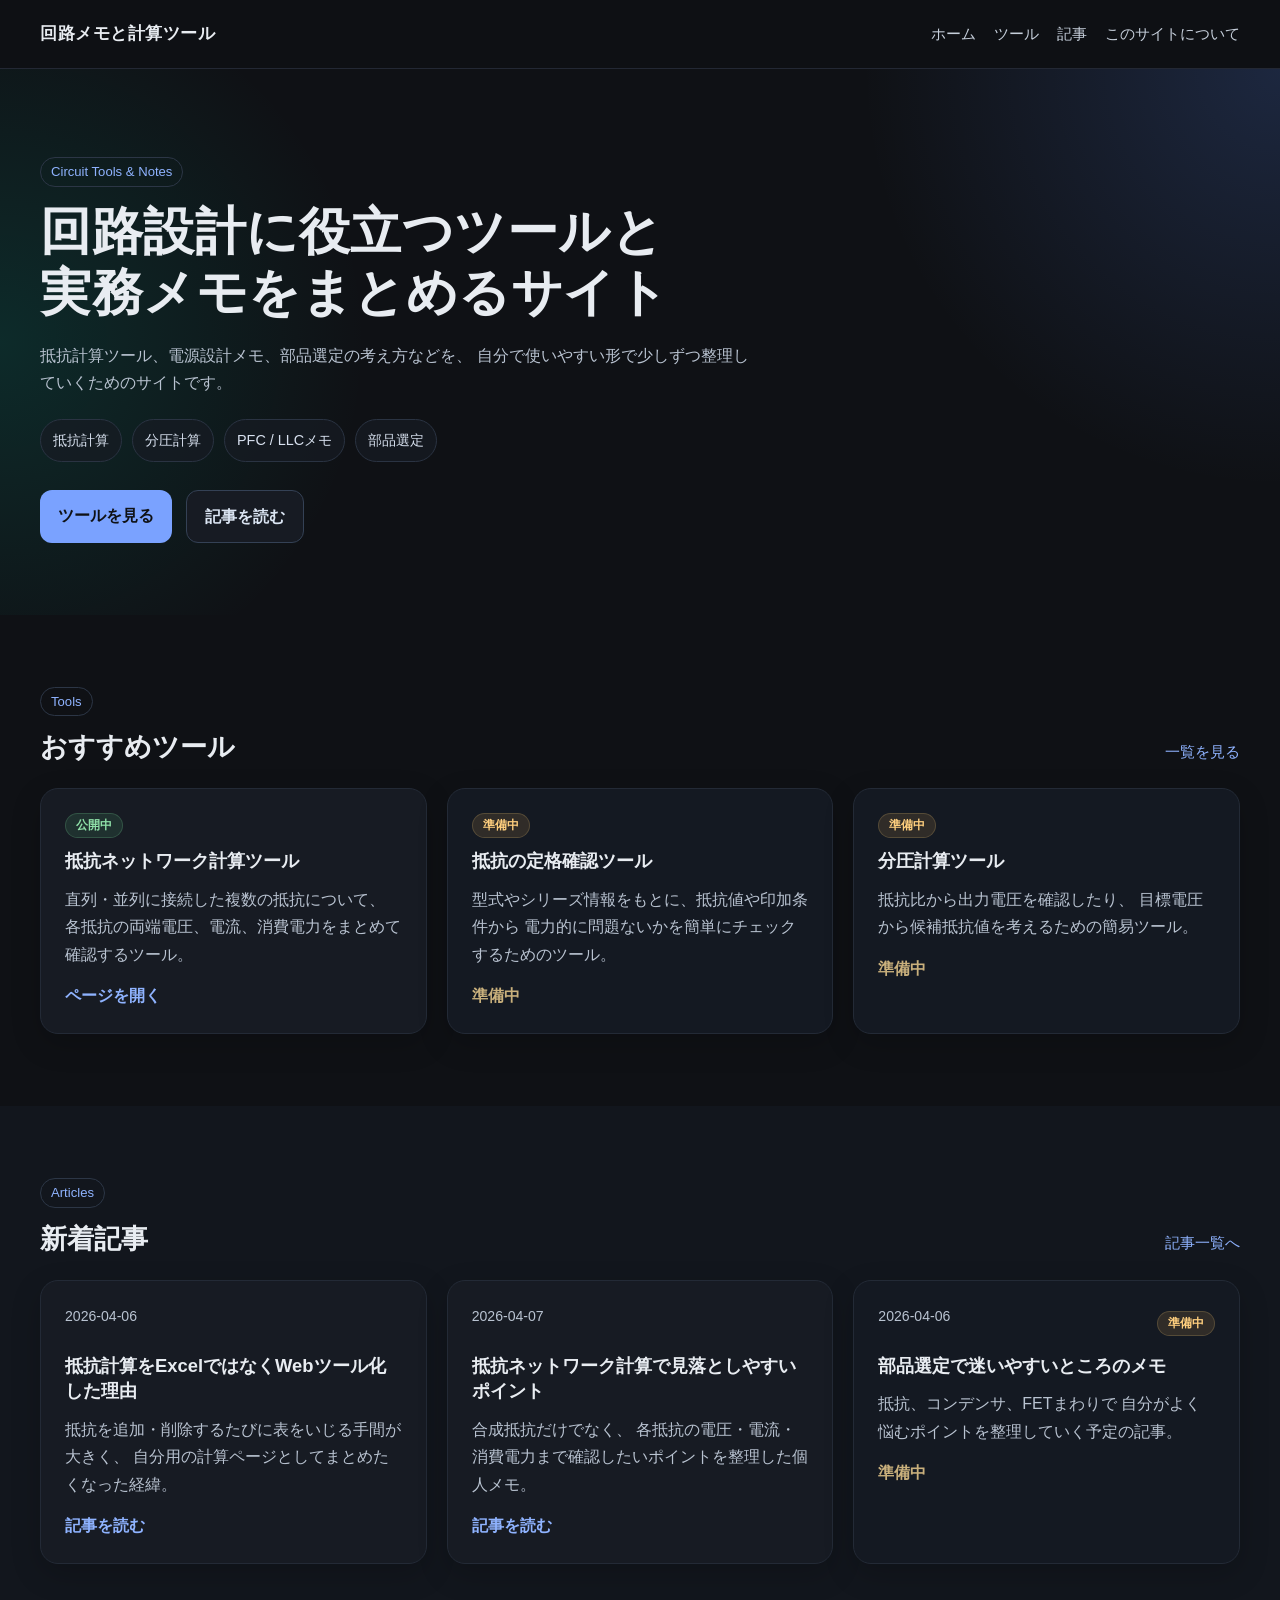
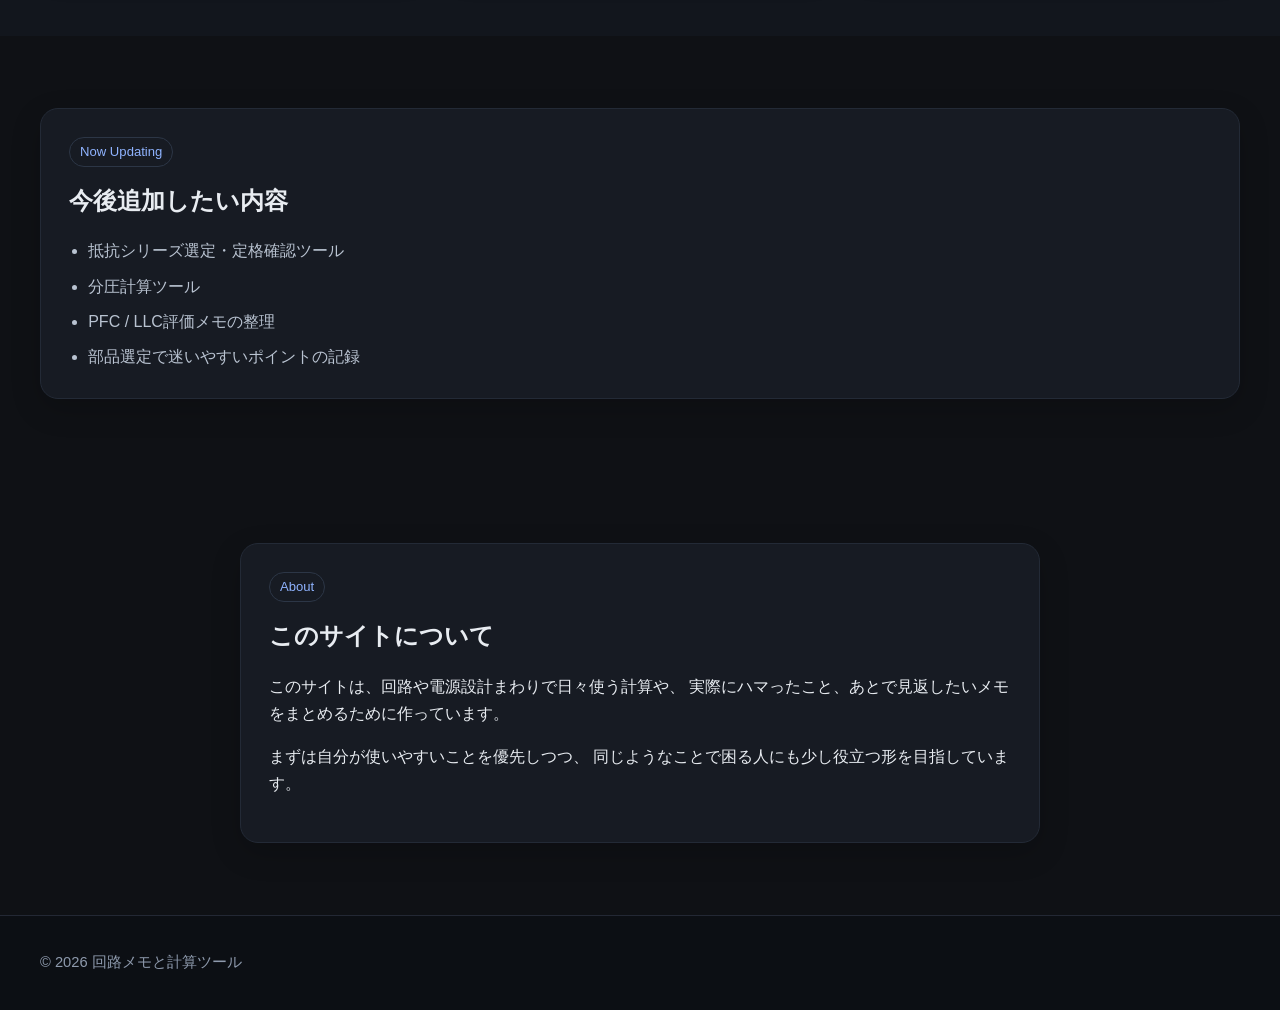
<file: index.html>
<!DOCTYPE html>
<html lang="ja">
<head>
  <meta charset="UTF-8">
  <meta name="viewport" content="width=device-width, initial-scale=1.0">
  <title>回路メモと計算ツール</title>
  <meta name="description" content="回路設計に役立つ計算ツールや実務メモをまとめる個人サイト。抵抗計算、分圧、部品選定の考え方などを整理。">
  <link rel="stylesheet" href="./style.css">
</head>
<body>
  <header class="site-header" id="siteHeader">
    <div class="container header-inner">
      <a class="logo" href="./index.html">回路メモと計算ツール</a>

      <nav class="nav" aria-label="グローバルナビゲーション">
        <a href="./index.html">ホーム</a>
        <a href="./tools.html">ツール</a>
        <a href="./articles.html">記事</a>
        <a href="#about">このサイトについて</a>
      </nav>
    </div>
  </header>

  <main>
    <section class="hero">
      <div class="container">
        <p class="hero-label">Circuit Tools & Notes</p>
        <h1>
          回路設計に役立つツールと<br>
          実務メモをまとめるサイト
        </h1>
        <p class="hero-text">
          抵抗計算ツール、電源設計メモ、部品選定の考え方などを、
          自分で使いやすい形で少しずつ整理していくためのサイトです。
        </p>

        <div class="hero-tags" aria-label="サイト内容">
          <span>抵抗計算</span>
          <span>分圧計算</span>
          <span>PFC / LLCメモ</span>
          <span>部品選定</span>
        </div>

        <div class="hero-buttons">
          <a class="button primary" href="./tools.html">ツールを見る</a>
          <a class="button secondary" href="./articles.html">記事を読む</a>
        </div>
      </div>
    </section>

    <section class="section">
      <div class="container">
        <div class="section-head">
          <div>
            <p class="section-kicker">Tools</p>
            <h2>おすすめツール</h2>
          </div>
          <a class="text-link" href="./tools.html">一覧を見る</a>
        </div>

        <div class="card-grid">
          <article class="card">
            <div class="card-top">
              <span class="status-badge live">公開中</span>
            </div>
            <h3>抵抗ネットワーク計算ツール</h3>
            <p>
              直列・並列に接続した複数の抵抗について、
              各抵抗の両端電圧、電流、消費電力をまとめて確認するツール。
            </p>
            <a class="card-link" href="./tool-resistor.html">ページを開く</a>
          </article>

          <article class="card is-coming">
            <div class="card-top">
              <span class="status-badge coming">準備中</span>
            </div>
            <h3>抵抗の定格確認ツール</h3>
            <p>
              型式やシリーズ情報をもとに、抵抗値や印加条件から
              電力的に問題ないかを簡単にチェックするためのツール。
            </p>
            <a class="card-link is-disabled" href="./tools.html" data-coming-soon="true">準備中</a>
          </article>

          <article class="card is-coming">
            <div class="card-top">
              <span class="status-badge coming">準備中</span>
            </div>
            <h3>分圧計算ツール</h3>
            <p>
              抵抗比から出力電圧を確認したり、
              目標電圧から候補抵抗値を考えるための簡易ツール。
            </p>
            <a class="card-link is-disabled" href="./tools.html" data-coming-soon="true">準備中</a>
          </article>
        </div>
      </div>
    </section>

    <section class="section alt">
      <div class="container">
        <div class="section-head">
          <div>
            <p class="section-kicker">Articles</p>
            <h2>新着記事</h2>
          </div>
          <a class="text-link" href="./articles.html">記事一覧へ</a>
        </div>

        <div class="card-grid">
          <article class="card">
            <div class="card-top">
              <p class="meta">2026-04-06</p>
            </div>
            <h3>抵抗計算をExcelではなくWebツール化した理由</h3>
            <p>
              抵抗を追加・削除するたびに表をいじる手間が大きく、
              自分用の計算ページとしてまとめたくなった経緯。
            </p>
            <a class="card-link" href="./article-001.html">記事を読む</a>
          </article>

          <article class="card">
            <div class="card-top">
              <p class="meta">2026-04-07</p>
            </div>
            <h3>抵抗ネットワーク計算で見落としやすいポイント</h3>
            <p>
              合成抵抗だけでなく、
              各抵抗の電圧・電流・消費電力まで確認したいポイントを整理した個人メモ。
            </p>
            <a class="card-link" href="./article-002.html">記事を読む</a>
          </article>

          <article class="card is-coming">
            <div class="card-top">
              <p class="meta">2026-04-06</p>
              <span class="status-badge coming">準備中</span>
            </div>
            <h3>部品選定で迷いやすいところのメモ</h3>
            <p>
              抵抗、コンデンサ、FETまわりで
              自分がよく悩むポイントを整理していく予定の記事。
            </p>
            <a class="card-link is-disabled" href="./articles.html" data-coming-soon="true">準備中</a>
          </article>
        </div>
      </div>
    </section>

    <section class="section">
      <div class="container">
        <div class="update-panel">
          <div>
            <p class="section-kicker">Now Updating</p>
            <h2>今後追加したい内容</h2>
          </div>
          <ul class="update-list">
            <li>抵抗シリーズ選定・定格確認ツール</li>
            <li>分圧計算ツール</li>
            <li>PFC / LLC評価メモの整理</li>
            <li>部品選定で迷いやすいポイントの記録</li>
          </ul>
        </div>
      </div>
    </section>

    <section class="section" id="about">
      <div class="container narrow">
        <div class="about-box">
          <p class="section-kicker">About</p>
          <h2>このサイトについて</h2>
          <p>
            このサイトは、回路や電源設計まわりで日々使う計算や、
            実際にハマったこと、あとで見返したいメモをまとめるために作っています。
          </p>
          <p>
            まずは自分が使いやすいことを優先しつつ、
            同じようなことで困る人にも少し役立つ形を目指しています。
          </p>
        </div>
      </div>
    </section>
  </main>

  <footer class="site-footer">
    <div class="container footer-inner">
      <p>© <span id="currentYear"></span> 回路メモと計算ツール</p>
    </div>
  </footer>

  <script src="./script.js"></script>
</body>
</html>
</file>
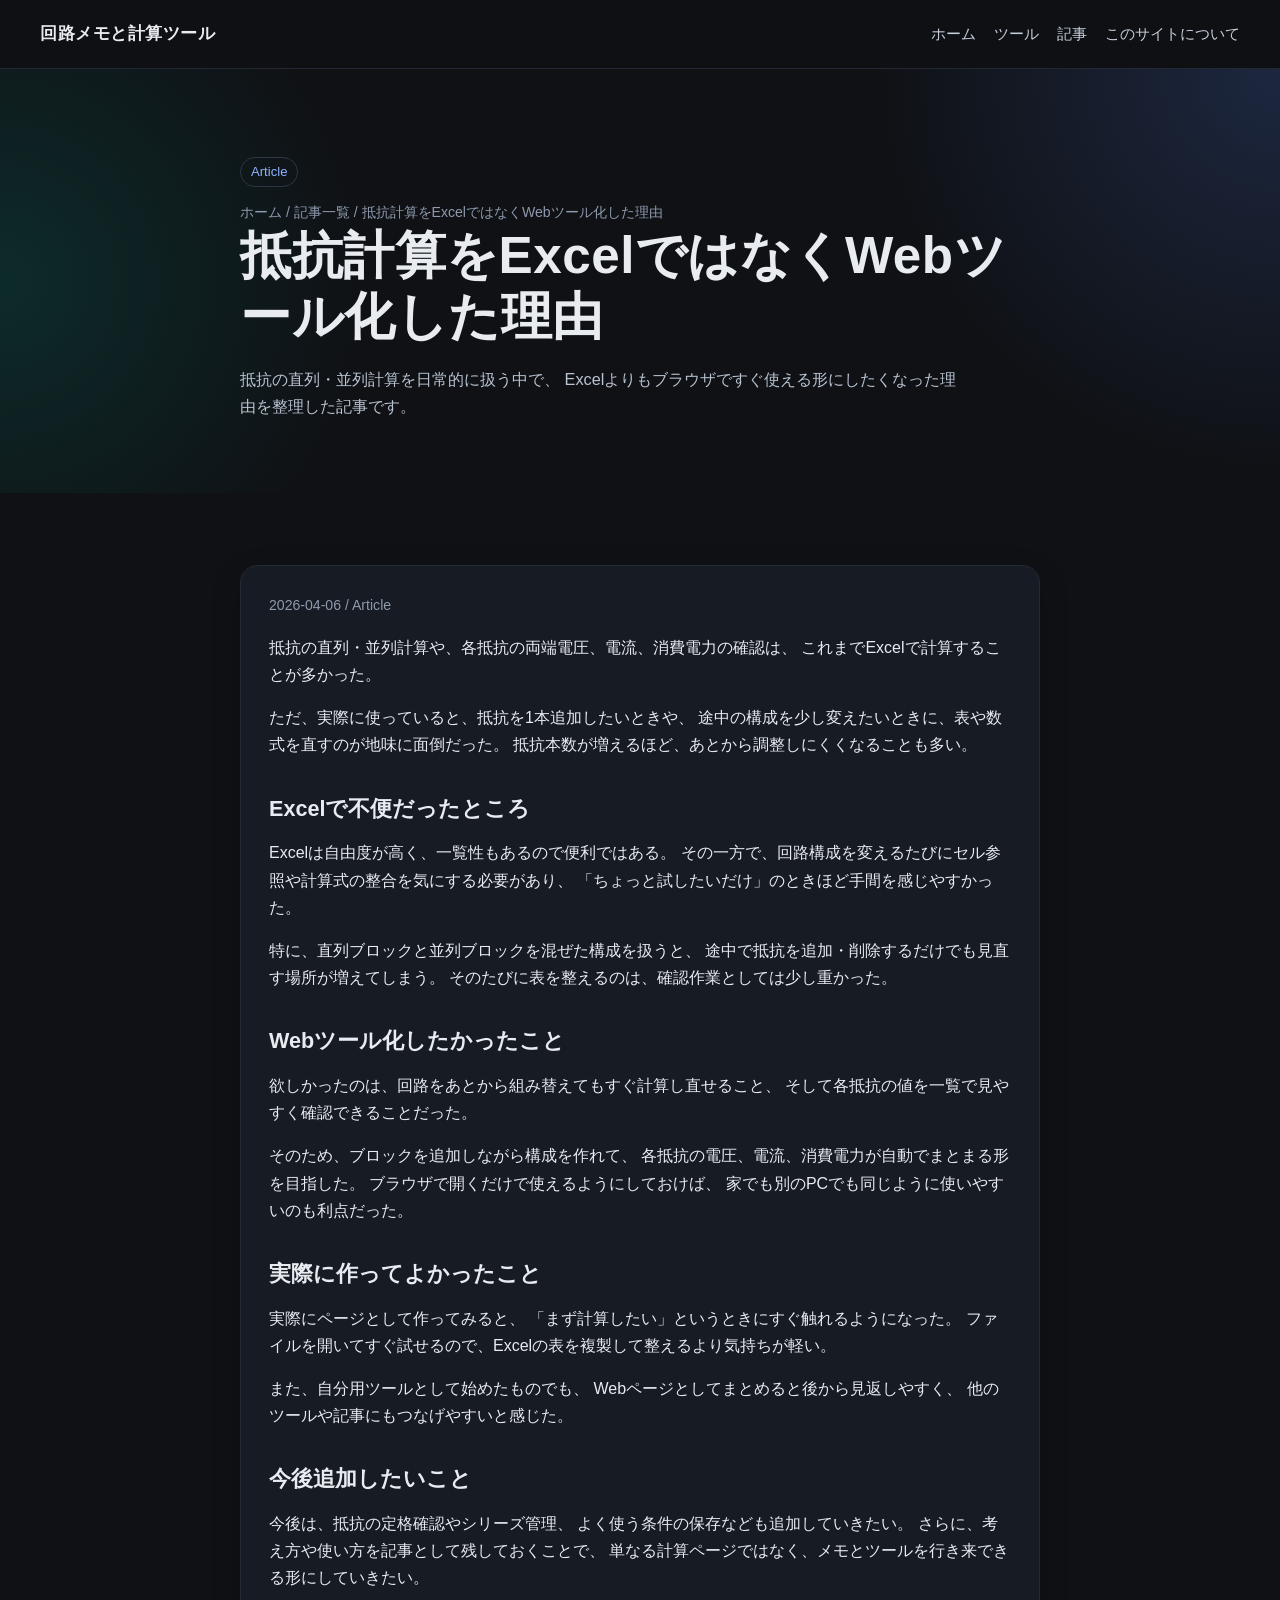
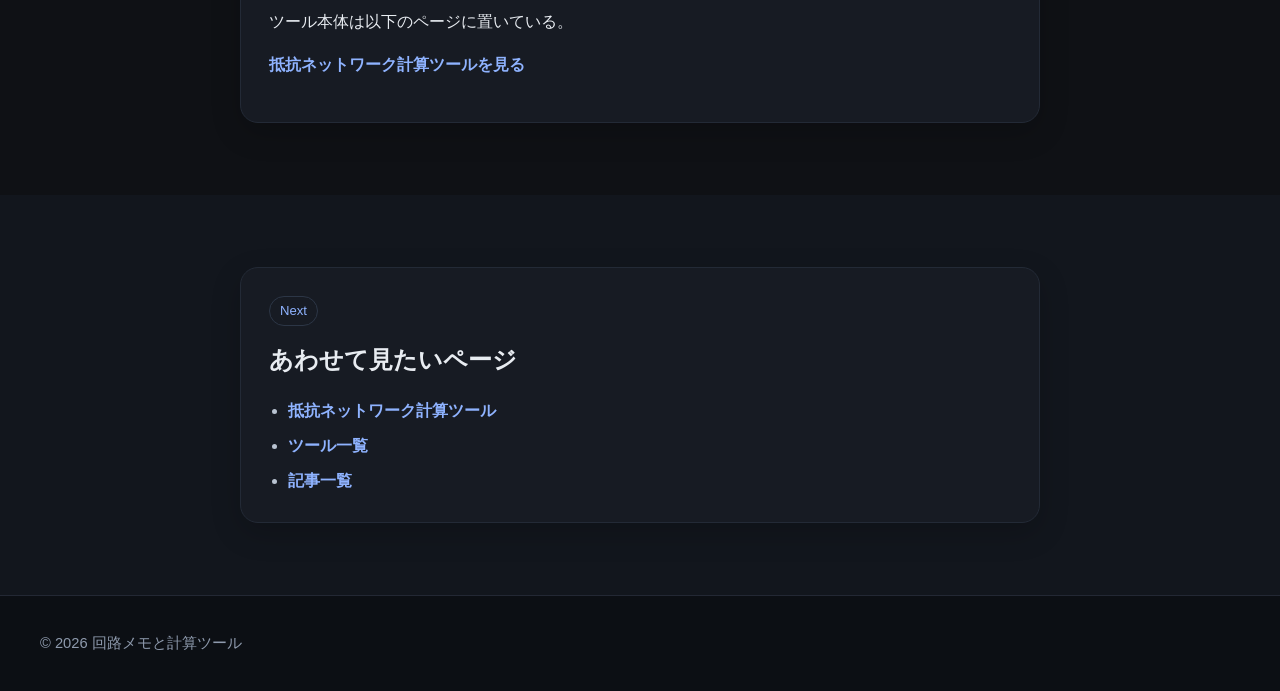
<file: article-001.html>
<!DOCTYPE html>
<html lang="ja">
<head>
  <meta charset="UTF-8">
  <meta name="viewport" content="width=device-width, initial-scale=1.0">
  <title>抵抗計算をExcelではなくWebツール化した理由 | 回路メモと計算ツール</title>
  <meta name="description" content="抵抗の直列・並列計算をExcelではなくWebツール化した理由や、実際に感じた使いやすさをまとめた記事。">
  <link rel="stylesheet" href="./style.css">
</head>
<body>
  <header class="site-header" id="siteHeader">
    <div class="container header-inner">
      <a class="logo" href="./index.html">回路メモと計算ツール</a>
      <nav class="nav" aria-label="グローバルナビゲーション">
        <a href="./index.html">ホーム</a>
        <a href="./tools.html">ツール</a>
        <a href="./articles.html">記事</a>
        <a href="./index.html#about">このサイトについて</a>
      </nav>
    </div>
  </header>

  <main>
    <section class="hero">
      <div class="container narrow">
        <p class="hero-label">Article</p>
        <nav class="meta" aria-label="パンくず">
          <a href="./index.html">ホーム</a>
          <span> / </span>
          <a href="./articles.html">記事一覧</a>
          <span> / </span>
          <span>抵抗計算をExcelではなくWebツール化した理由</span>
        </nav>
        <h1>抵抗計算をExcelではなくWebツール化した理由</h1>
        <p class="hero-text">
          抵抗の直列・並列計算を日常的に扱う中で、
          Excelよりもブラウザですぐ使える形にしたくなった理由を整理した記事です。
        </p>
      </div>
    </section>

    <section class="section">
      <div class="container narrow">
        <article class="about-box article-box">
          <p class="meta">2026-04-06 / Article</p>

          <p>
            抵抗の直列・並列計算や、各抵抗の両端電圧、電流、消費電力の確認は、
            これまでExcelで計算することが多かった。
          </p>

          <p>
            ただ、実際に使っていると、抵抗を1本追加したいときや、
            途中の構成を少し変えたいときに、表や数式を直すのが地味に面倒だった。
            抵抗本数が増えるほど、あとから調整しにくくなることも多い。
          </p>

          <h2>Excelで不便だったところ</h2>
          <p>
            Excelは自由度が高く、一覧性もあるので便利ではある。
            その一方で、回路構成を変えるたびにセル参照や計算式の整合を気にする必要があり、
            「ちょっと試したいだけ」のときほど手間を感じやすかった。
          </p>

          <p>
            特に、直列ブロックと並列ブロックを混ぜた構成を扱うと、
            途中で抵抗を追加・削除するだけでも見直す場所が増えてしまう。
            そのたびに表を整えるのは、確認作業としては少し重かった。
          </p>

          <h2>Webツール化したかったこと</h2>
          <p>
            欲しかったのは、回路をあとから組み替えてもすぐ計算し直せること、
            そして各抵抗の値を一覧で見やすく確認できることだった。
          </p>

          <p>
            そのため、ブロックを追加しながら構成を作れて、
            各抵抗の電圧、電流、消費電力が自動でまとまる形を目指した。
            ブラウザで開くだけで使えるようにしておけば、
            家でも別のPCでも同じように使いやすいのも利点だった。
          </p>

          <h2>実際に作ってよかったこと</h2>
          <p>
            実際にページとして作ってみると、
            「まず計算したい」というときにすぐ触れるようになった。
            ファイルを開いてすぐ試せるので、Excelの表を複製して整えるより気持ちが軽い。
          </p>

          <p>
            また、自分用ツールとして始めたものでも、
            Webページとしてまとめると後から見返しやすく、
            他のツールや記事にもつなげやすいと感じた。
          </p>

          <h2>今後追加したいこと</h2>
          <p>
            今後は、抵抗の定格確認やシリーズ管理、
            よく使う条件の保存なども追加していきたい。
            さらに、考え方や使い方を記事として残しておくことで、
            単なる計算ページではなく、メモとツールを行き来できる形にしていきたい。
          </p>

          <p>
            ツール本体は以下のページに置いている。
          </p>

          <p>
            <a class="card-link" href="./tool-resistor.html">抵抗ネットワーク計算ツールを見る</a>
          </p>
        </article>
      </div>
    </section>

    <section class="section alt">
      <div class="container narrow">
        <div class="update-panel">
          <p class="section-kicker">Next</p>
          <h2>あわせて見たいページ</h2>
          <ul class="update-list">
            <li><a class="card-link" href="./tool-resistor.html">抵抗ネットワーク計算ツール</a></li>
            <li><a class="card-link" href="./tools.html">ツール一覧</a></li>
            <li><a class="card-link" href="./articles.html">記事一覧</a></li>
          </ul>
        </div>
      </div>
    </section>
  </main>

  <footer class="site-footer">
    <div class="container footer-inner">
      <p>© <span id="currentYear"></span> 回路メモと計算ツール</p>
    </div>
  </footer>

  <script src="./script.js"></script>
</body>
</html>
</file>
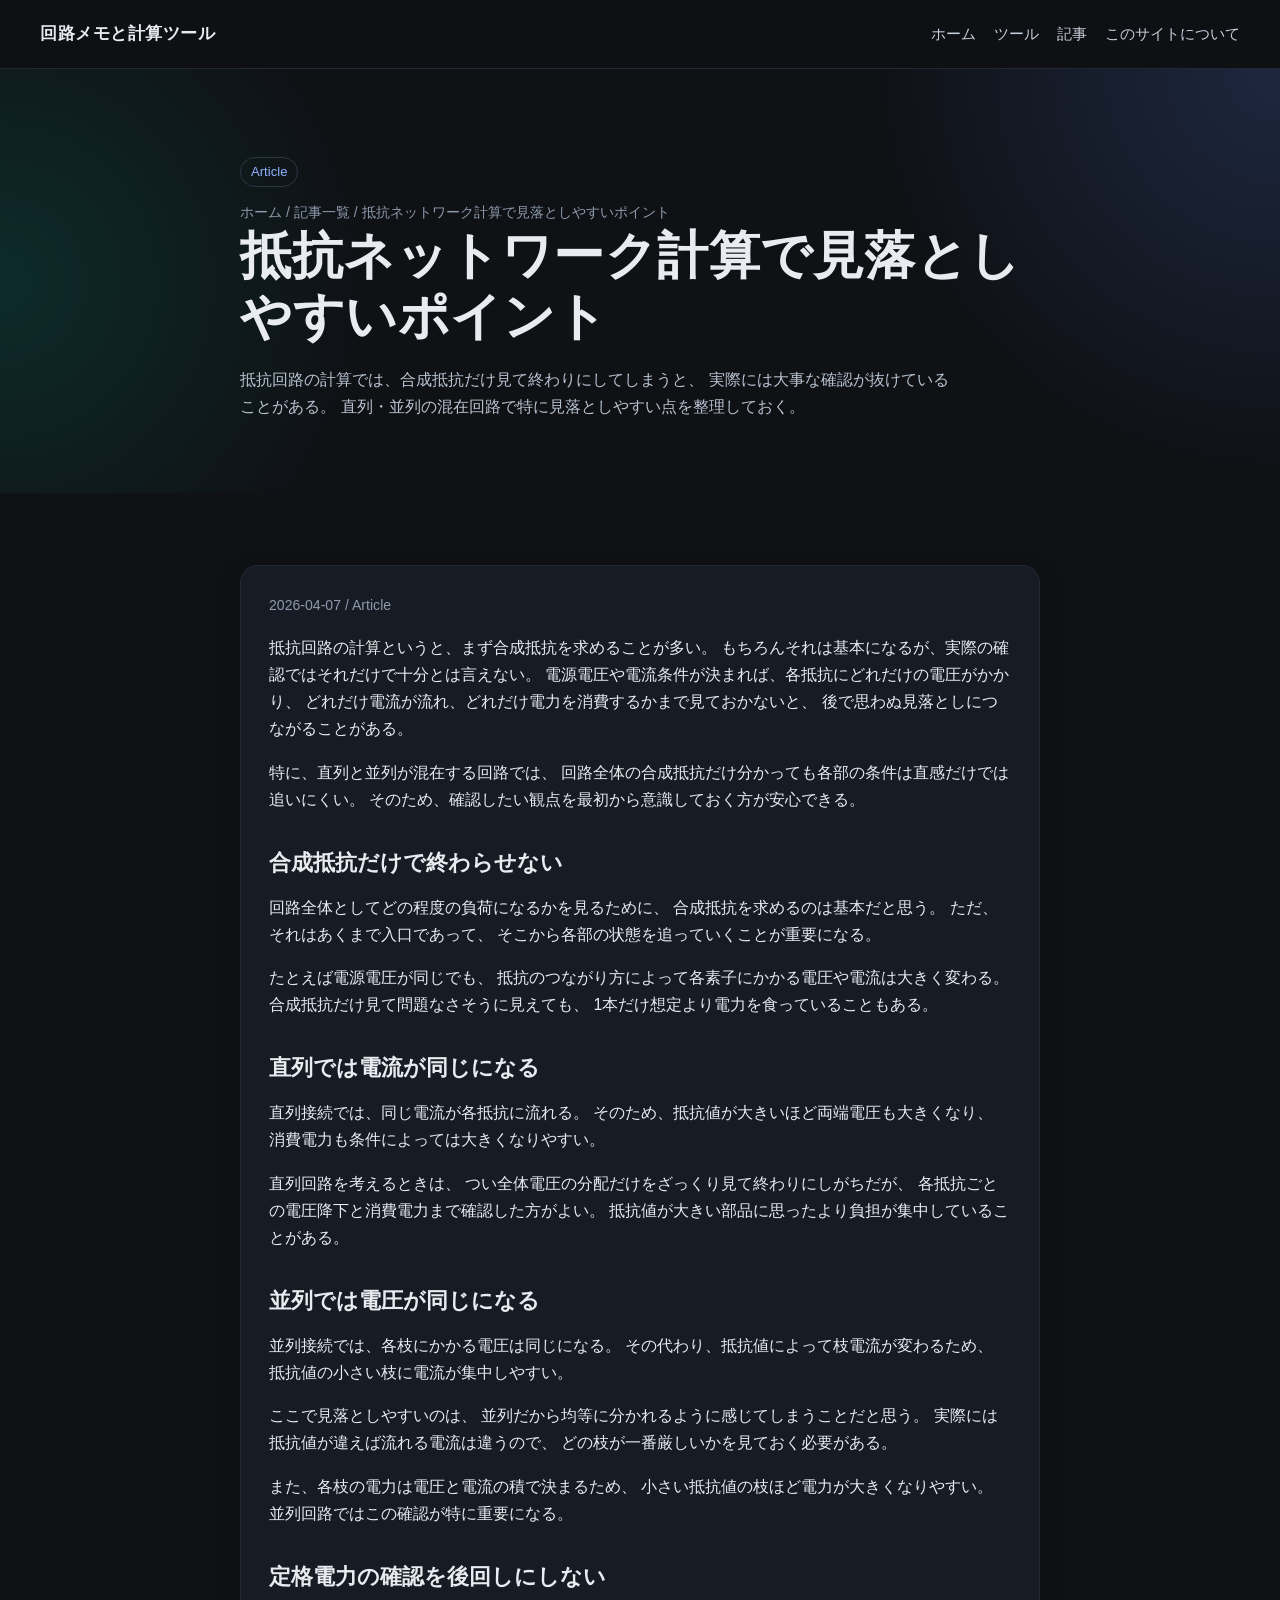
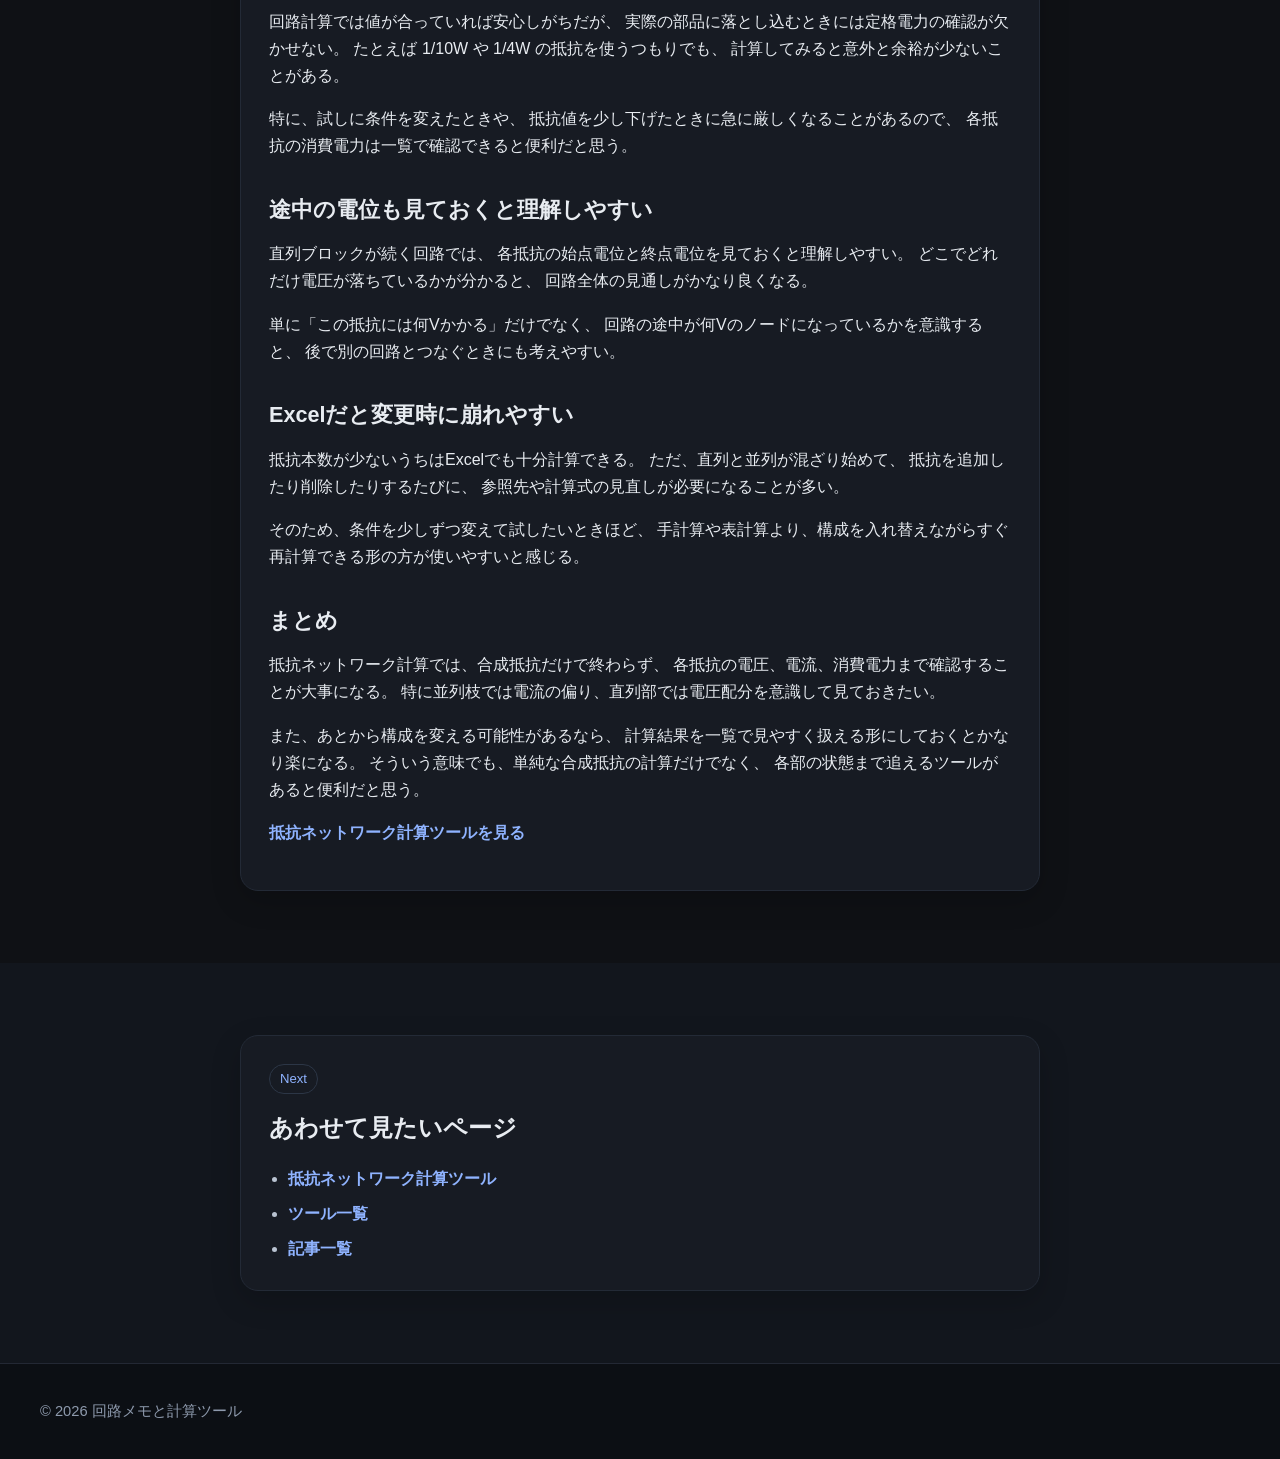
<file: article-002.html>
<!DOCTYPE html>
<html lang="ja">
<head>
  <meta charset="UTF-8">
  <meta name="viewport" content="width=device-width, initial-scale=1.0">
  <title>抵抗ネットワーク計算で見落としやすいポイント | 回路メモと計算ツール</title>
  <meta name="description" content="抵抗ネットワーク計算で見落としやすいポイントを、合成抵抗、各抵抗の電圧・電流・電力確認の観点から整理した記事。">
  <link rel="stylesheet" href="./style.css">
</head>
<body>
  <header class="site-header" id="siteHeader">
    <div class="container header-inner">
      <a class="logo" href="./index.html">回路メモと計算ツール</a>
      <nav class="nav" aria-label="グローバルナビゲーション">
        <a href="./index.html">ホーム</a>
        <a href="./tools.html">ツール</a>
        <a href="./articles.html">記事</a>
        <a href="./index.html#about">このサイトについて</a>
      </nav>
    </div>
  </header>

  <main>
    <section class="hero">
      <div class="container narrow">
        <p class="hero-label">Article</p>
        <nav class="meta" aria-label="パンくず">
          <a href="./index.html">ホーム</a>
          <span> / </span>
          <a href="./articles.html">記事一覧</a>
          <span> / </span>
          <span>抵抗ネットワーク計算で見落としやすいポイント</span>
        </nav>
        <h1>抵抗ネットワーク計算で見落としやすいポイント</h1>
        <p class="hero-text">
          抵抗回路の計算では、合成抵抗だけ見て終わりにしてしまうと、
          実際には大事な確認が抜けていることがある。
          直列・並列の混在回路で特に見落としやすい点を整理しておく。
        </p>
      </div>
    </section>

    <section class="section">
      <div class="container narrow">
        <article class="about-box article-box">
          <p class="meta">2026-04-07 / Article</p>

          <p>
            抵抗回路の計算というと、まず合成抵抗を求めることが多い。
            もちろんそれは基本になるが、実際の確認ではそれだけで十分とは言えない。
            電源電圧や電流条件が決まれば、各抵抗にどれだけの電圧がかかり、
            どれだけ電流が流れ、どれだけ電力を消費するかまで見ておかないと、
            後で思わぬ見落としにつながることがある。
          </p>

          <p>
            特に、直列と並列が混在する回路では、
            回路全体の合成抵抗だけ分かっても各部の条件は直感だけでは追いにくい。
            そのため、確認したい観点を最初から意識しておく方が安心できる。
          </p>

          <h2>合成抵抗だけで終わらせない</h2>
          <p>
            回路全体としてどの程度の負荷になるかを見るために、
            合成抵抗を求めるのは基本だと思う。
            ただ、それはあくまで入口であって、
            そこから各部の状態を追っていくことが重要になる。
          </p>

          <p>
            たとえば電源電圧が同じでも、
            抵抗のつながり方によって各素子にかかる電圧や電流は大きく変わる。
            合成抵抗だけ見て問題なさそうに見えても、
            1本だけ想定より電力を食っていることもある。
          </p>

          <h2>直列では電流が同じになる</h2>
          <p>
            直列接続では、同じ電流が各抵抗に流れる。
            そのため、抵抗値が大きいほど両端電圧も大きくなり、
            消費電力も条件によっては大きくなりやすい。
          </p>

          <p>
            直列回路を考えるときは、
            つい全体電圧の分配だけをざっくり見て終わりにしがちだが、
            各抵抗ごとの電圧降下と消費電力まで確認した方がよい。
            抵抗値が大きい部品に思ったより負担が集中していることがある。
          </p>

          <h2>並列では電圧が同じになる</h2>
          <p>
            並列接続では、各枝にかかる電圧は同じになる。
            その代わり、抵抗値によって枝電流が変わるため、
            抵抗値の小さい枝に電流が集中しやすい。
          </p>

          <p>
            ここで見落としやすいのは、
            並列だから均等に分かれるように感じてしまうことだと思う。
            実際には抵抗値が違えば流れる電流は違うので、
            どの枝が一番厳しいかを見ておく必要がある。
          </p>

          <p>
            また、各枝の電力は電圧と電流の積で決まるため、
            小さい抵抗値の枝ほど電力が大きくなりやすい。
            並列回路ではこの確認が特に重要になる。
          </p>

          <h2>定格電力の確認を後回しにしない</h2>
          <p>
            回路計算では値が合っていれば安心しがちだが、
            実際の部品に落とし込むときには定格電力の確認が欠かせない。
            たとえば 1/10W や 1/4W の抵抗を使うつもりでも、
            計算してみると意外と余裕が少ないことがある。
          </p>

          <p>
            特に、試しに条件を変えたときや、
            抵抗値を少し下げたときに急に厳しくなることがあるので、
            各抵抗の消費電力は一覧で確認できると便利だと思う。
          </p>

          <h2>途中の電位も見ておくと理解しやすい</h2>
          <p>
            直列ブロックが続く回路では、
            各抵抗の始点電位と終点電位を見ておくと理解しやすい。
            どこでどれだけ電圧が落ちているかが分かると、
            回路全体の見通しがかなり良くなる。
          </p>

          <p>
            単に「この抵抗には何Vかかる」だけでなく、
            回路の途中が何Vのノードになっているかを意識すると、
            後で別の回路とつなぐときにも考えやすい。
          </p>

          <h2>Excelだと変更時に崩れやすい</h2>
          <p>
            抵抗本数が少ないうちはExcelでも十分計算できる。
            ただ、直列と並列が混ざり始めて、
            抵抗を追加したり削除したりするたびに、
            参照先や計算式の見直しが必要になることが多い。
          </p>

          <p>
            そのため、条件を少しずつ変えて試したいときほど、
            手計算や表計算より、構成を入れ替えながらすぐ再計算できる形の方が使いやすいと感じる。
          </p>

          <h2>まとめ</h2>
          <p>
            抵抗ネットワーク計算では、合成抵抗だけで終わらず、
            各抵抗の電圧、電流、消費電力まで確認することが大事になる。
            特に並列枝では電流の偏り、直列部では電圧配分を意識して見ておきたい。
          </p>

          <p>
            また、あとから構成を変える可能性があるなら、
            計算結果を一覧で見やすく扱える形にしておくとかなり楽になる。
            そういう意味でも、単純な合成抵抗の計算だけでなく、
            各部の状態まで追えるツールがあると便利だと思う。
          </p>

          <p>
            <a class="card-link" href="./tool-resistor.html">抵抗ネットワーク計算ツールを見る</a>
          </p>
        </article>
      </div>
    </section>

    <section class="section alt">
      <div class="container narrow">
        <div class="update-panel">
          <p class="section-kicker">Next</p>
          <h2>あわせて見たいページ</h2>
          <ul class="update-list">
            <li><a class="card-link" href="./tool-resistor.html">抵抗ネットワーク計算ツール</a></li>
            <li><a class="card-link" href="./tools.html">ツール一覧</a></li>
            <li><a class="card-link" href="./articles.html">記事一覧</a></li>
          </ul>
        </div>
      </div>
    </section>
  </main>

  <footer class="site-footer">
    <div class="container footer-inner">
      <p>© <span id="currentYear"></span> 回路メモと計算ツール</p>
    </div>
  </footer>

  <script src="./script.js"></script>
</body>
</html>
</file>
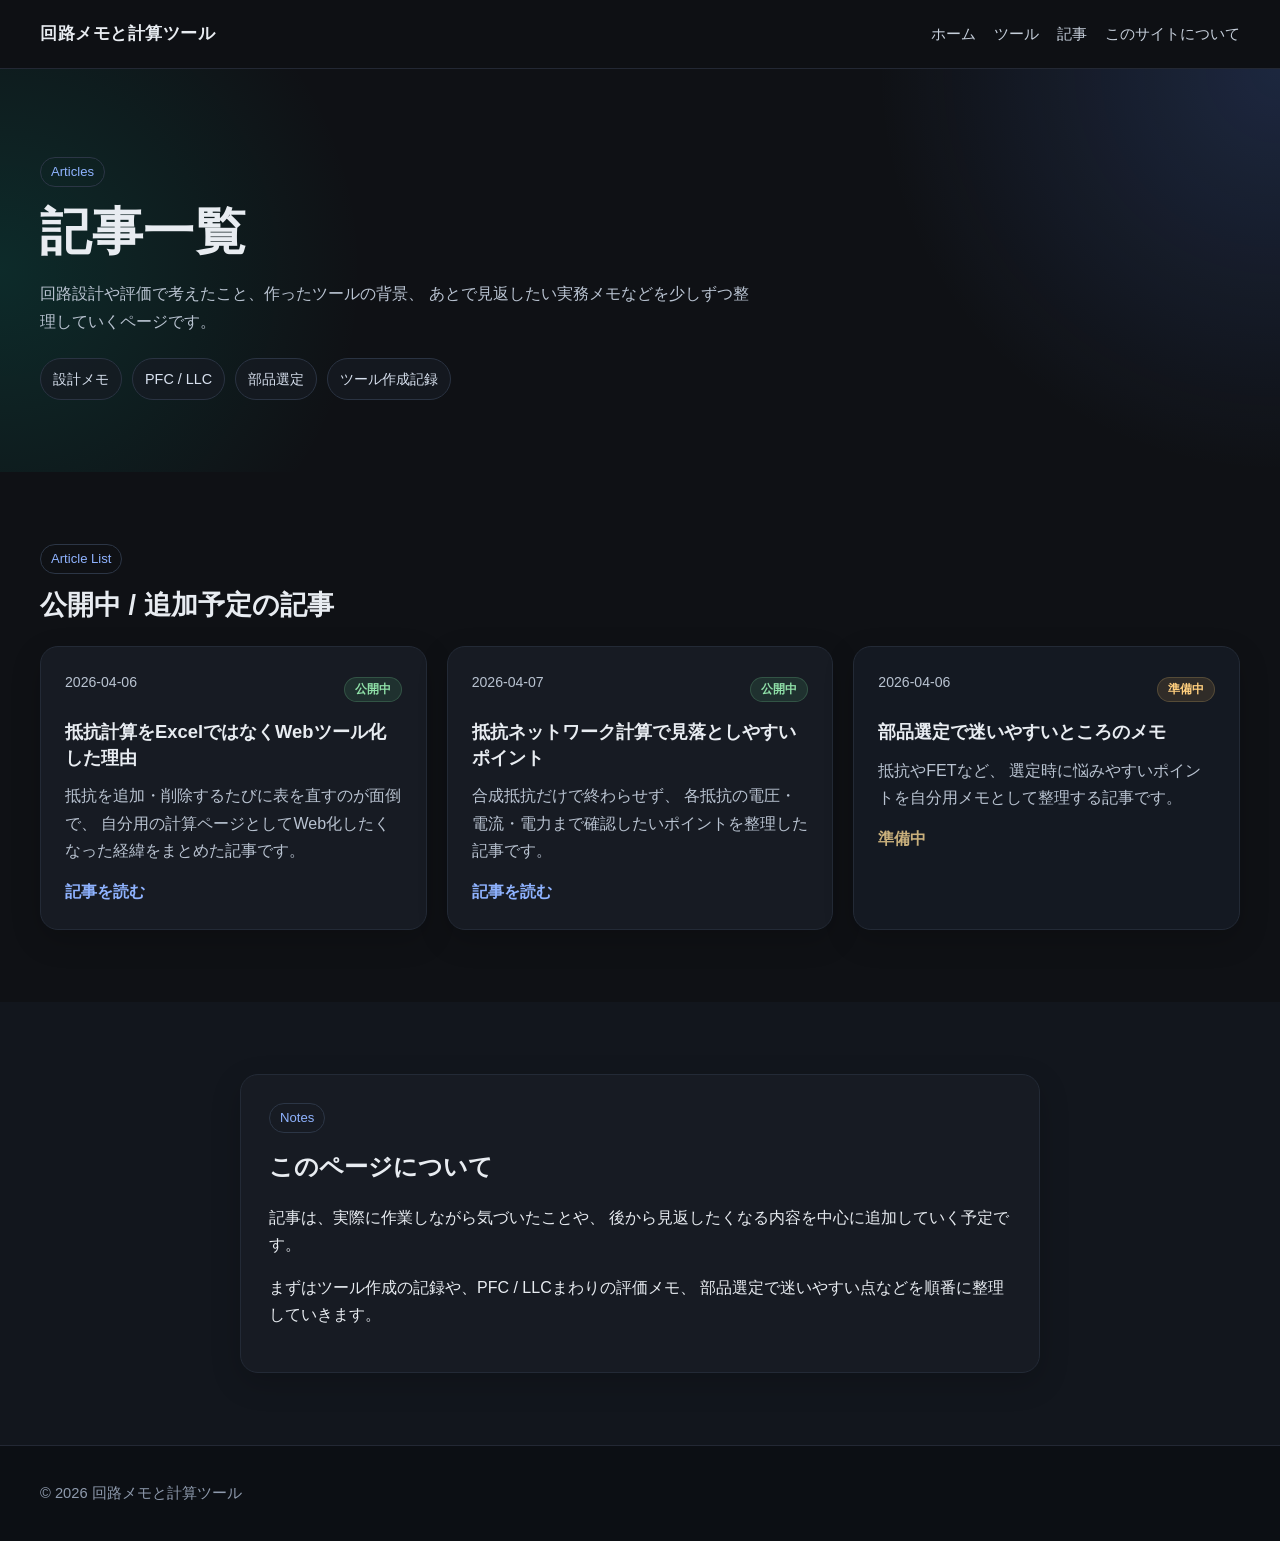
<file: articles.html>
<!DOCTYPE html>
<html lang="ja">
<head>
  <meta charset="UTF-8">
  <meta name="viewport" content="width=device-width, initial-scale=1.0">
  <title>記事一覧 | 回路メモと計算ツール</title>
  <meta name="description" content="回路設計や電源評価に関する記事一覧。抵抗計算ツール化の記録、PFC評価メモ、部品選定メモなどを順次追加予定。">
  <link rel="stylesheet" href="./style.css">
</head>
<body>
  <header class="site-header" id="siteHeader">
    <div class="container header-inner">
      <a class="logo" href="./index.html">回路メモと計算ツール</a>
      <nav class="nav" aria-label="グローバルナビゲーション">
        <a href="./index.html">ホーム</a>
        <a href="./tools.html">ツール</a>
        <a href="./articles.html">記事</a>
        <a href="./index.html#about">このサイトについて</a>
      </nav>
    </div>
  </header>

  <main>
    <section class="hero">
      <div class="container">
        <p class="hero-label">Articles</p>
        <h1>記事一覧</h1>
        <p class="hero-text">
          回路設計や評価で考えたこと、作ったツールの背景、
          あとで見返したい実務メモなどを少しずつ整理していくページです。
        </p>

        <div class="hero-tags" aria-label="記事テーマ">
          <span>設計メモ</span>
          <span>PFC / LLC</span>
          <span>部品選定</span>
          <span>ツール作成記録</span>
        </div>
      </div>
    </section>

    <section class="section">
      <div class="container">
        <div class="section-head">
          <div>
            <p class="section-kicker">Article List</p>
            <h2>公開中 / 追加予定の記事</h2>
          </div>
        </div>

        <div class="card-grid">
          <article class="card">
            <div class="card-top">
              <p class="meta">2026-04-06</p>
              <span class="status-badge live">公開中</span>
            </div>
            <h3>抵抗計算をExcelではなくWebツール化した理由</h3>
            <p>
              抵抗を追加・削除するたびに表を直すのが面倒で、
              自分用の計算ページとしてWeb化したくなった経緯をまとめた記事です。
            </p>
            <a class="card-link" href="./article-001.html">記事を読む</a>
          </article>

          <article class="card">
            <div class="card-top">
              <p class="meta">2026-04-07</p>
              <span class="status-badge live">公開中</span>
            </div>
            <h3>抵抗ネットワーク計算で見落としやすいポイント</h3>
            <p>
              合成抵抗だけで終わらせず、
              各抵抗の電圧・電流・電力まで確認したいポイントを整理した記事です。
            </p>
            <a class="card-link" href="./article-002.html">記事を読む</a>
          </article>

          <article class="card is-coming">
            <div class="card-top">
              <p class="meta">2026-04-06</p>
              <span class="status-badge coming">準備中</span>
            </div>
            <h3>部品選定で迷いやすいところのメモ</h3>
            <p>
              抵抗やFETなど、
              選定時に悩みやすいポイントを自分用メモとして整理する記事です。
            </p>
            <a class="card-link is-disabled" href="./articles.html" data-coming-soon="true">準備中</a>
          </article>
        </div>
      </div>
    </section>

    <section class="section alt">
      <div class="container narrow">
        <div class="about-box">
          <p class="section-kicker">Notes</p>
          <h2>このページについて</h2>
          <p>
            記事は、実際に作業しながら気づいたことや、
            後から見返したくなる内容を中心に追加していく予定です。
          </p>
          <p>
            まずはツール作成の記録や、PFC / LLCまわりの評価メモ、
            部品選定で迷いやすい点などを順番に整理していきます。
          </p>
        </div>
      </div>
    </section>
  </main>

  <footer class="site-footer">
    <div class="container footer-inner">
      <p>© <span id="currentYear"></span> 回路メモと計算ツール</p>
    </div>
  </footer>

  <script src="./script.js"></script>
</body>
</html>
</file>
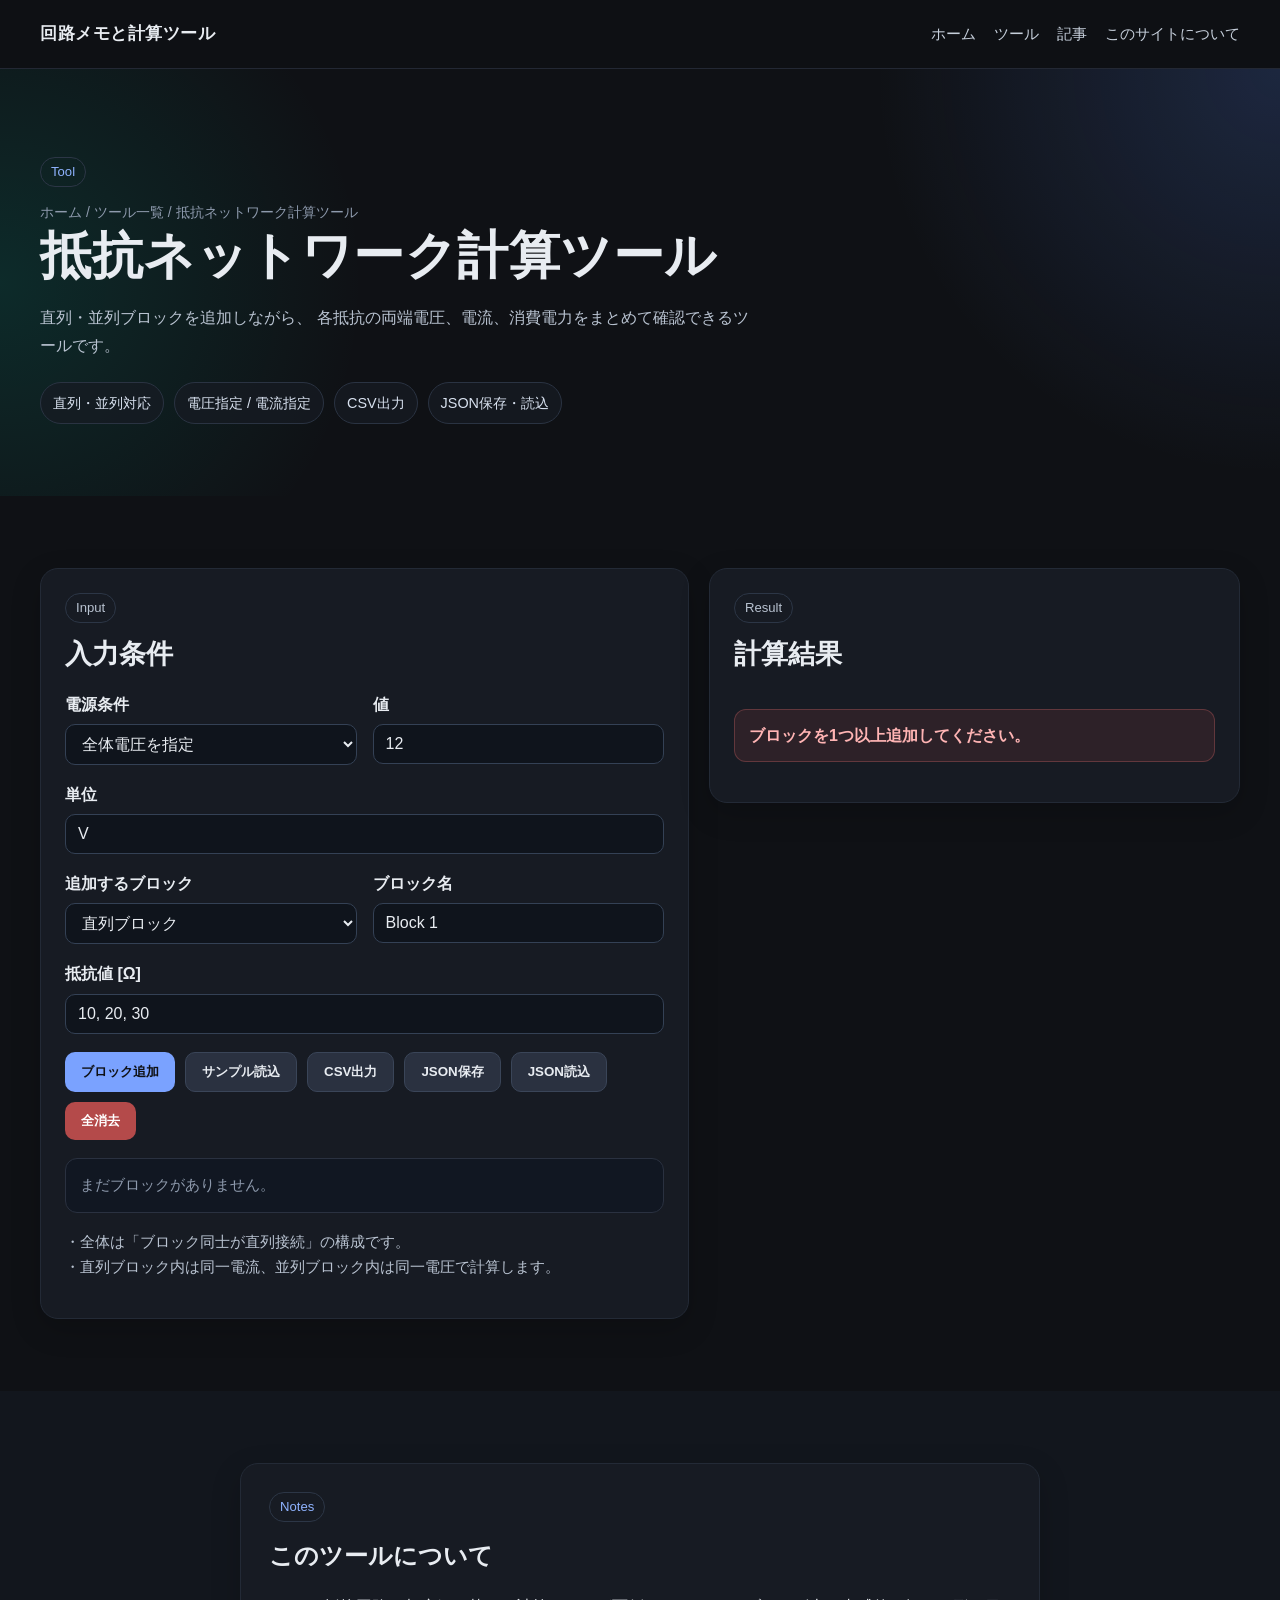
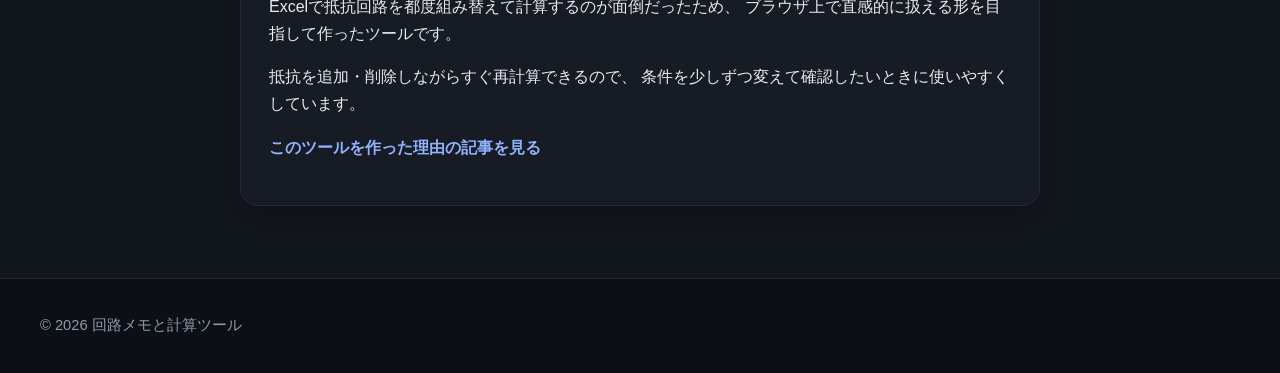
<file: tool-resistor.html>
<!DOCTYPE html>
<html lang="ja">
<head>
  <meta charset="UTF-8">
  <meta name="viewport" content="width=device-width, initial-scale=1.0">
  <title>抵抗ネットワーク計算ツール | 回路メモと計算ツール</title>
  <meta name="description" content="直列・並列ブロックを追加しながら、各抵抗の電圧・電流・消費電力をまとめて計算できる抵抗ネットワーク計算ツール。">
  <link rel="stylesheet" href="./style.css">
</head>
<body>
  <header class="site-header" id="siteHeader">
    <div class="container header-inner">
      <a class="logo" href="./index.html">回路メモと計算ツール</a>
      <nav class="nav" aria-label="グローバルナビゲーション">
        <a href="./index.html">ホーム</a>
        <a href="./tools.html">ツール</a>
        <a href="./articles.html">記事</a>
        <a href="./index.html#about">このサイトについて</a>
      </nav>
    </div>
  </header>

  <main>
    <section class="hero">
      <div class="container">
        <p class="hero-label">Tool</p>

        <nav class="meta" aria-label="パンくず">
          <a href="./index.html">ホーム</a>
          <span> / </span>
          <a href="./tools.html">ツール一覧</a>
          <span> / </span>
          <span>抵抗ネットワーク計算ツール</span>
        </nav>

        <h1>抵抗ネットワーク計算ツール</h1>
        <p class="hero-text">
          直列・並列ブロックを追加しながら、
          各抵抗の両端電圧、電流、消費電力をまとめて確認できるツールです。
        </p>

        <div class="hero-tags" aria-label="ツール機能">
          <span>直列・並列対応</span>
          <span>電圧指定 / 電流指定</span>
          <span>CSV出力</span>
          <span>JSON保存・読込</span>
        </div>
      </div>
    </section>

    <section class="section">
      <div class="container">
        <div class="tool-wrap">
          <div class="tool-grid">
            <section class="card">
              <div class="section-head" style="margin-bottom: 20px;">
                <div>
                  <p class="section-kicker">Input</p>
                  <h2>入力条件</h2>
                </div>
              </div>

              <div class="row">
                <div class="field col-4">
                  <label for="sourceMode">電源条件</label>
                  <select id="sourceMode">
                    <option value="voltage">全体電圧を指定</option>
                    <option value="current">全体電流を指定</option>
                  </select>
                </div>

                <div class="field col-4">
                  <label for="sourceValue">値</label>
                  <input id="sourceValue" type="number" step="any" value="12">
                </div>

                <div class="field col-4">
                  <label for="sourceUnit">単位</label>
                  <input id="sourceUnit" type="text" value="V" disabled>
                </div>
              </div>

              <div class="row">
                <div class="field col-4">
                  <label for="newType">追加するブロック</label>
                  <select id="newType">
                    <option value="series">直列ブロック</option>
                    <option value="parallel">並列ブロック</option>
                  </select>
                </div>

                <div class="field col-4">
                  <label for="newName">ブロック名</label>
                  <input id="newName" type="text" value="Block 1">
                </div>

                <div class="field col-4">
                  <label for="newValues">抵抗値 [Ω]</label>
                  <input id="newValues" type="text" value="10, 20, 30">
                </div>
              </div>

              <div class="buttons">
                <button id="addBlockBtn">ブロック追加</button>
                <button id="sampleBtn" class="secondary">サンプル読込</button>
                <button id="exportCsvBtn" class="secondary">CSV出力</button>
                <button id="saveJsonBtn" class="secondary">JSON保存</button>
                <button id="loadJsonBtn" class="secondary">JSON読込</button>
                <button id="clearBtn" class="danger">全消去</button>
              </div>

              <input id="jsonFileInput" type="file" accept=".json,application/json" style="display: none;">

              <div id="networkList" class="network-list"></div>

              <p class="note">
                ・全体は「ブロック同士が直列接続」の構成です。<br>
                ・直列ブロック内は同一電流、並列ブロック内は同一電圧で計算します。
              </p>
            </section>

            <section class="card">
              <div class="section-head" style="margin-bottom: 20px;">
                <div>
                  <p class="section-kicker">Result</p>
                  <h2>計算結果</h2>
                </div>
              </div>

              <div id="resultSummary" class="summary"></div>
              <div id="resultMessage"></div>
              <div id="resultTable"></div>
            </section>
          </div>
        </div>
      </div>
    </section>

    <section class="section alt">
      <div class="container narrow">
        <div class="about-box">
          <p class="section-kicker">Notes</p>
          <h2>このツールについて</h2>
          <p>
            Excelで抵抗回路を都度組み替えて計算するのが面倒だったため、
            ブラウザ上で直感的に扱える形を目指して作ったツールです。
          </p>
          <p>
            抵抗を追加・削除しながらすぐ再計算できるので、
            条件を少しずつ変えて確認したいときに使いやすくしています。
          </p>
          <p>
            <a class="card-link" href="./article-001.html">このツールを作った理由の記事を見る</a>
          </p>
        </div>
      </div>
    </section>
  </main>

  <footer class="site-footer">
    <div class="container footer-inner">
      <p>© <span id="currentYear"></span> 回路メモと計算ツール</p>
    </div>
  </footer>

  <script src="./script.js"></script>
  <script src="./tool-resistor.js"></script>
</body>
</html>
</file>
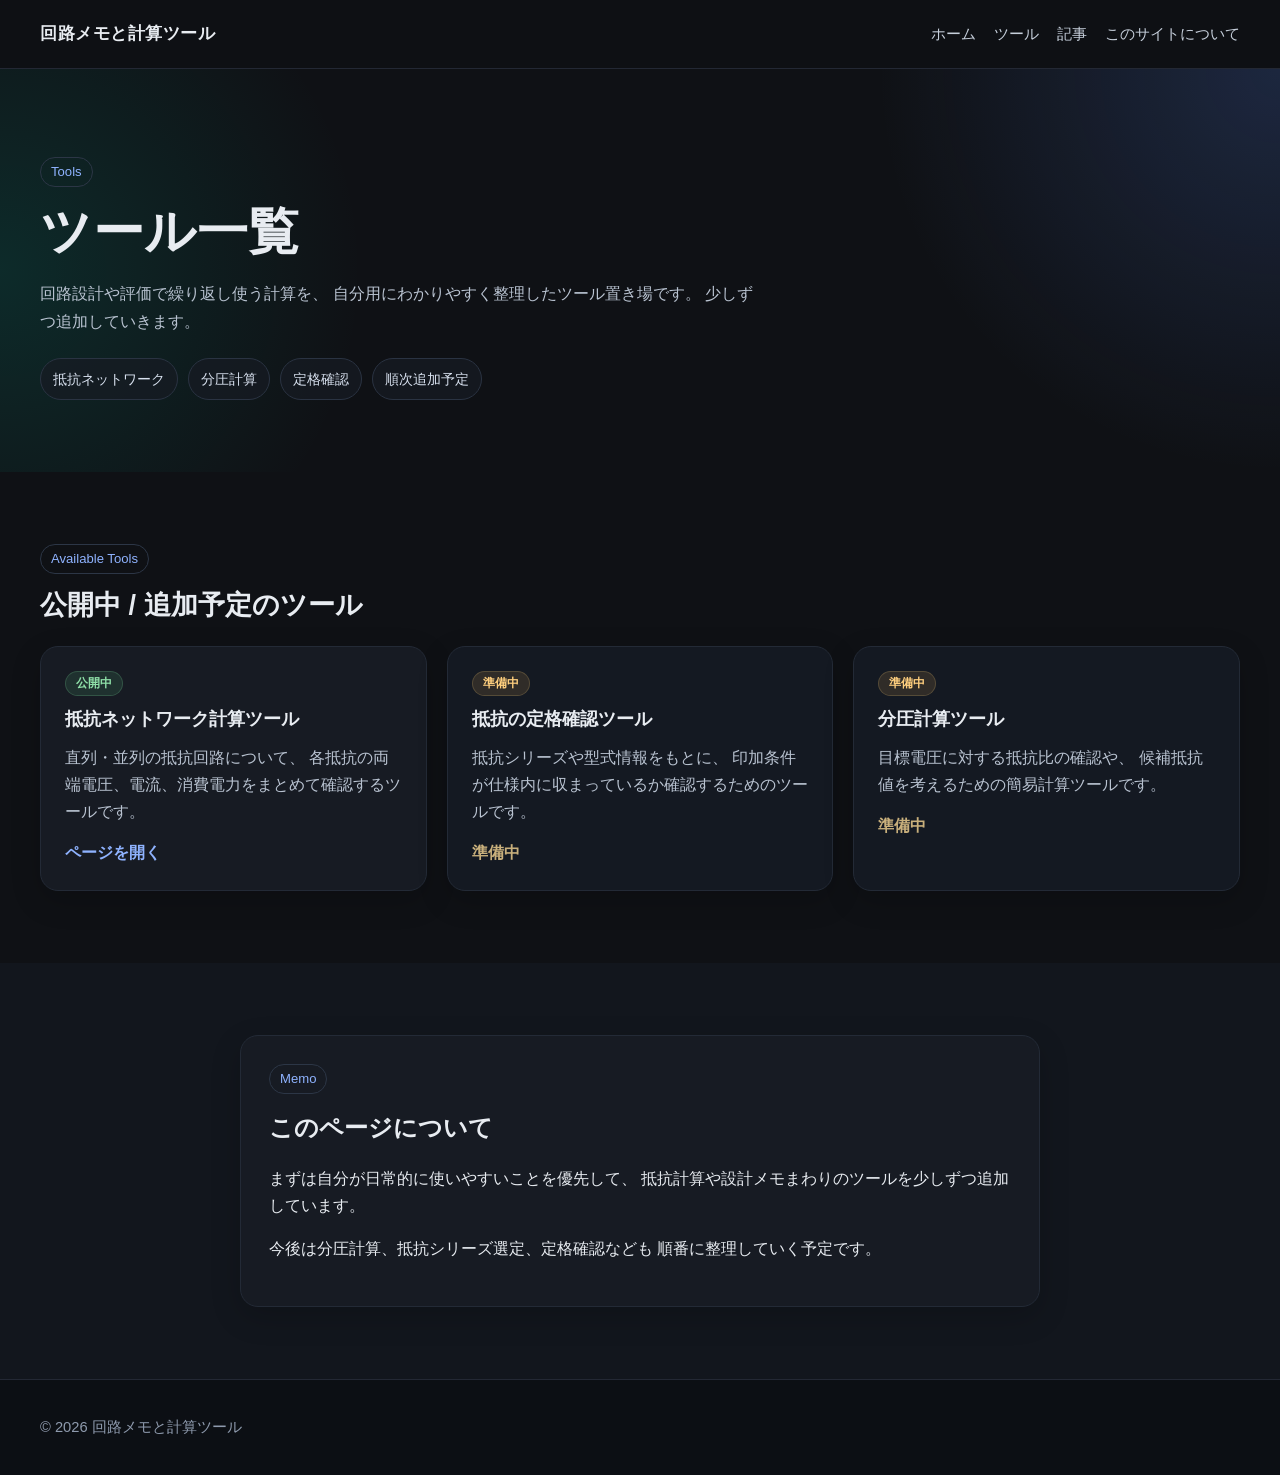
<file: tools.html>
<!DOCTYPE html>
<html lang="ja">
<head>
  <meta charset="UTF-8">
  <meta name="viewport" content="width=device-width, initial-scale=1.0">
  <title>ツール一覧 | 回路メモと計算ツール</title>
  <meta name="description" content="回路設計に役立つ計算ツール一覧。抵抗ネットワーク計算、分圧計算、抵抗定格確認などを順次追加予定。">
  <link rel="stylesheet" href="./style.css">
</head>
<body>
  <header class="site-header" id="siteHeader">
    <div class="container header-inner">
      <a class="logo" href="./index.html">回路メモと計算ツール</a>
      <nav class="nav" aria-label="グローバルナビゲーション">
        <a href="./index.html">ホーム</a>
        <a href="./tools.html">ツール</a>
        <a href="./articles.html">記事</a>
        <a href="./index.html#about">このサイトについて</a>
      </nav>
    </div>
  </header>

  <main>
    <section class="hero">
      <div class="container">
        <p class="hero-label">Tools</p>
        <h1>ツール一覧</h1>
        <p class="hero-text">
          回路設計や評価で繰り返し使う計算を、
          自分用にわかりやすく整理したツール置き場です。
          少しずつ追加していきます。
        </p>

        <div class="hero-tags" aria-label="公開内容">
          <span>抵抗ネットワーク</span>
          <span>分圧計算</span>
          <span>定格確認</span>
          <span>順次追加予定</span>
        </div>
      </div>
    </section>

    <section class="section">
      <div class="container">
        <div class="section-head">
          <div>
            <p class="section-kicker">Available Tools</p>
            <h2>公開中 / 追加予定のツール</h2>
          </div>
        </div>

        <div class="card-grid">
          <article class="card">
            <div class="card-top">
              <span class="status-badge live">公開中</span>
            </div>
            <h3>抵抗ネットワーク計算ツール</h3>
            <p>
              直列・並列の抵抗回路について、
              各抵抗の両端電圧、電流、消費電力をまとめて確認するツールです。
            </p>
            <a class="card-link" href="./tool-resistor.html">ページを開く</a>
          </article>

          <article class="card is-coming">
            <div class="card-top">
              <span class="status-badge coming">準備中</span>
            </div>
            <h3>抵抗の定格確認ツール</h3>
            <p>
              抵抗シリーズや型式情報をもとに、
              印加条件が仕様内に収まっているか確認するためのツールです。
            </p>
            <a class="card-link is-disabled" href="./tools.html" data-coming-soon="true">準備中</a>
          </article>

          <article class="card is-coming">
            <div class="card-top">
              <span class="status-badge coming">準備中</span>
            </div>
            <h3>分圧計算ツール</h3>
            <p>
              目標電圧に対する抵抗比の確認や、
              候補抵抗値を考えるための簡易計算ツールです。
            </p>
            <a class="card-link is-disabled" href="./tools.html" data-coming-soon="true">準備中</a>
          </article>
        </div>
      </div>
    </section>

    <section class="section alt">
      <div class="container narrow">
        <div class="about-box">
          <p class="section-kicker">Memo</p>
          <h2>このページについて</h2>
          <p>
            まずは自分が日常的に使いやすいことを優先して、
            抵抗計算や設計メモまわりのツールを少しずつ追加しています。
          </p>
          <p>
            今後は分圧計算、抵抗シリーズ選定、定格確認なども
            順番に整理していく予定です。
          </p>
        </div>
      </div>
    </section>
  </main>

  <footer class="site-footer">
    <div class="container footer-inner">
      <p>© <span id="currentYear"></span> 回路メモと計算ツール</p>
    </div>
  </footer>

  <script src="./script.js"></script>
</body>
</html>
</file>
<file: style.css>
* {
  box-sizing: border-box;
}

html {
  scroll-behavior: smooth;
}

:root {
  --bg: #0f1115;
  --bg-soft: #12161d;
  --bg-card: #171b23;
  --bg-card-weak: #141922;
  --text: #e8ecf1;
  --text-soft: #b9c3d1;
  --text-muted: #8e9aad;
  --line: #232a36;
  --line-strong: #344155;
  --accent: #7aa2ff;
  --accent-soft: #8fb3ff;
  --success-bg: rgba(85, 180, 120, 0.14);
  --success-text: #8fe0a8;
  --warn-bg: rgba(255, 191, 94, 0.12);
  --warn-text: #ffcf7e;
  --danger: #b44a4a;
  --shadow: 0 10px 30px rgba(0, 0, 0, 0.18);
}

body {
  margin: 0;
  font-family: "Yu Gothic UI", "Meiryo", sans-serif;
  background: var(--bg);
  color: var(--text);
  line-height: 1.7;
}

a {
  color: inherit;
  text-decoration: none;
}

img {
  max-width: 100%;
  display: block;
}

.container {
  width: min(1200px, calc(100% - 32px));
  margin: 0 auto;
}

.narrow {
  width: min(800px, calc(100% - 32px));
  margin: 0 auto;
}

.site-header {
  position: sticky;
  top: 0;
  z-index: 100;
  background: rgba(15, 17, 21, 0.92);
  border-bottom: 1px solid #232834;
  backdrop-filter: blur(10px);
  transition: background 0.2s ease, border-color 0.2s ease, box-shadow 0.2s ease;
}

.site-header.is-scrolled {
  background: rgba(12, 15, 20, 0.97);
  border-bottom-color: #2b3444;
  box-shadow: 0 8px 24px rgba(0, 0, 0, 0.22);
}

.header-inner {
  min-height: 68px;
  display: flex;
  align-items: center;
  justify-content: space-between;
  gap: 16px;
}

.logo {
  font-weight: 700;
  font-size: 1.05rem;
  letter-spacing: 0.03em;
  white-space: nowrap;
}

.nav {
  display: flex;
  flex-wrap: wrap;
  gap: 18px;
}

.nav a {
  color: #c6cfdb;
  font-size: 0.95rem;
  transition: color 0.2s ease;
}

.nav a:hover {
  color: #ffffff;
}

.hero {
  padding: 88px 0 72px;
  background:
    radial-gradient(circle at top right, rgba(90, 140, 255, 0.18), transparent 30%),
    radial-gradient(circle at left center, rgba(0, 200, 170, 0.14), transparent 28%);
}

.hero-label,
.section-kicker {
  display: inline-block;
  margin: 0 0 14px;
  padding: 6px 10px;
  border: 1px solid #2c3646;
  border-radius: 999px;
  color: var(--accent-soft);
  font-size: 0.82rem;
  line-height: 1.2;
}

.hero h1 {
  margin: 0 0 18px;
  font-size: clamp(2rem, 4vw, 3.5rem);
  line-height: 1.2;
  letter-spacing: 0.01em;
}

.hero-text {
  max-width: 720px;
  margin: 0;
  color: var(--text-soft);
  font-size: 1.02rem;
}

.hero-tags {
  display: flex;
  flex-wrap: wrap;
  gap: 10px;
  margin-top: 22px;
}

.hero-tags span {
  padding: 8px 12px;
  border: 1px solid #2a3342;
  border-radius: 999px;
  background: rgba(23, 27, 35, 0.72);
  color: #d8e1ef;
  font-size: 0.9rem;
}

.hero-buttons {
  display: flex;
  flex-wrap: wrap;
  gap: 14px;
  margin-top: 28px;
}

.button {
  display: inline-block;
  padding: 12px 18px;
  border-radius: 12px;
  font-weight: 700;
  transition: transform 0.2s ease, background 0.2s ease, opacity 0.2s ease;
}

.button.primary {
  background: var(--accent);
  color: #0f1115;
}

.button.primary:hover {
  transform: translateY(-1px);
  opacity: 0.95;
}

.button.secondary {
  border: 1px solid var(--line-strong);
  color: #dbe5f3;
  background: var(--bg-card);
}

.button.secondary:hover {
  background: #1d2330;
}

.section {
  padding: 72px 0;
}

.section.alt {
  background: var(--bg-soft);
}

.section-head {
  display: flex;
  align-items: end;
  justify-content: space-between;
  gap: 16px;
  margin-bottom: 24px;
}

.section-head h2 {
  margin: 0;
  font-size: 1.7rem;
  line-height: 1.25;
}

.text-link {
  color: var(--accent-soft);
  font-size: 0.95rem;
}

.text-link:hover {
  text-decoration: underline;
}

.card-grid {
  display: grid;
  grid-template-columns: repeat(3, minmax(0, 1fr));
  gap: 20px;
}

.card {
  padding: 24px;
  border: 1px solid var(--line);
  border-radius: 18px;
  background: var(--bg-card);
  box-shadow: var(--shadow);
  transition: transform 0.2s ease, border-color 0.2s ease, background 0.2s ease;
}

.card:hover {
  transform: translateY(-3px);
  border-color: #314056;
}

.card.is-coming {
  background: var(--bg-card-weak);
}

.card-top {
  display: flex;
  align-items: center;
  justify-content: space-between;
  gap: 12px;
  margin-bottom: 10px;
  min-height: 24px;
}

.status-badge {
  display: inline-flex;
  align-items: center;
  padding: 4px 10px;
  border-radius: 999px;
  font-size: 0.78rem;
  font-weight: 700;
  line-height: 1.2;
}

.status-badge.live {
  background: var(--success-bg);
  color: var(--success-text);
  border: 1px solid rgba(120, 210, 150, 0.22);
}

.status-badge.coming {
  background: var(--warn-bg);
  color: var(--warn-text);
  border: 1px solid rgba(255, 210, 120, 0.18);
}

.card h3 {
  margin: 0 0 12px;
  font-size: 1.15rem;
  line-height: 1.4;
}

.card p {
  margin: 0 0 14px;
  color: var(--text-soft);
}

.card-link {
  color: var(--accent-soft);
  font-weight: 700;
}

.card-link:hover {
  text-decoration: underline;
}

.card-link.is-disabled {
  color: #c9b07c;
}

.meta {
  margin: 0;
  color: var(--text-muted);
  font-size: 0.88rem;
}

.update-panel,
.about-box {
  padding: 28px;
  border: 1px solid var(--line);
  border-radius: 18px;
  background: var(--bg-card);
  box-shadow: var(--shadow);
}

.update-panel h2,
.about-box h2 {
  margin: 0 0 16px;
}

.update-list {
  margin: 0;
  padding-left: 1.2em;
  color: var(--text-soft);
}

.update-list li + li {
  margin-top: 8px;
}

.site-footer {
  border-top: 1px solid #232834;
  padding: 20px 0;
  background: #0c0f14;
}

.footer-inner {
  color: var(--text-muted);
  font-size: 0.92rem;
}

/* tool page common */
.tool-wrap {
  width: 100%;
}

.tool-grid {
  display: grid;
  grid-template-columns: minmax(420px, 1.1fr) minmax(420px, 0.9fr);
  align-items: start;
  gap: 20px;
}

.row {
  display: flex;
  gap: 16px;
  flex-wrap: wrap;
  margin-bottom: 16px;
}

.field {
  display: flex;
  flex-direction: column;
  gap: 6px;
}

.col-4 {
  flex: 1 1 220px;
}

.field label {
  font-weight: 700;
}

.field input,
.field select,
.field textarea {
  width: 100%;
  padding: 10px 12px;
  border: 1px solid var(--line-strong);
  border-radius: 10px;
  background: #0f141c;
  color: var(--text);
  font-size: 1rem;
}

.field input:focus,
.field select:focus,
.field textarea:focus {
  outline: 2px solid rgba(122, 162, 255, 0.28);
  outline-offset: 1px;
  border-color: #5878c5;
}

.buttons {
  display: flex;
  flex-wrap: wrap;
  gap: 10px;
  margin: 18px 0;
}

.buttons button {
  padding: 10px 16px;
  border: none;
  border-radius: 10px;
  font-weight: 700;
  cursor: pointer;
  background: var(--accent);
  color: #0f1115;
  transition: transform 0.2s ease, opacity 0.2s ease, background 0.2s ease;
}

.buttons button:hover {
  transform: translateY(-1px);
}

.buttons button.secondary {
  background: #2a3140;
  color: var(--text);
  border: 1px solid #3a4558;
}

.buttons button.danger {
  background: var(--danger);
  color: #ffffff;
}

.network-list {
  margin-top: 18px;
}

.note {
  margin-top: 18px;
  color: var(--text-soft);
  font-size: 0.95rem;
}

.summary {
  margin-bottom: 16px;
  color: var(--text-soft);
}

#resultMessage,
#resultTable {
  color: var(--text);
}

#resultTable {
  overflow-x: auto;
}

#resultTable table {
  width: 100%;
  border-collapse: collapse;
  font-size: 0.95rem;
}

#resultTable th,
#resultTable td {
  padding: 8px 10px;
  border-bottom: 1px solid #2a3140;
  text-align: left;
  vertical-align: top;
}

.network-list > div,
.network-list .block,
.network-list .network-block {
  margin-bottom: 16px;
  padding: 14px;
  border: 1px solid #2a3140;
  border-radius: 12px;
  background: #111722;
}

.article-box h1 {
  margin-top: 0;
  margin-bottom: 20px;
  line-height: 1.3;
}

.article-box h2 {
  margin-top: 32px;
  margin-bottom: 12px;
  font-size: 1.35rem;
}

.article-box p {
  margin: 0 0 16px;
}

@media (max-width: 900px) {
  .header-inner {
    align-items: flex-start;
    flex-direction: column;
    padding: 14px 0;
  }

  .nav {
    gap: 14px;
  }

  .section-head {
    align-items: flex-start;
    flex-direction: column;
  }

  .card-grid,
  .tool-grid {
    grid-template-columns: 1fr;
  }
}

@media (max-width: 640px) {
  .container,
  .narrow {
    width: min(100% - 24px, 1200px);
  }

  .hero {
    padding: 72px 0 56px;
  }

  .hero h1 {
    font-size: clamp(1.9rem, 9vw, 2.6rem);
  }

  .hero-text {
    font-size: 0.98rem;
  }

  .card,
  .update-panel,
  .about-box {
    padding: 20px;
  }

  .logo {
    white-space: normal;
  }
}

/* resistor tool ui */
.sub {
  color: var(--text-muted);
  font-size: 0.92rem;
}

.item {
  margin-bottom: 16px;
  padding: 16px;
  border: 1px solid #2a3140;
  border-radius: 14px;
  background: #111722;
}

.item-head {
  display: flex;
  align-items: flex-start;
  justify-content: space-between;
  gap: 14px;
  margin-bottom: 10px;
}

.inline-buttons {
  display: flex;
  flex-wrap: wrap;
  justify-content: flex-end;
  gap: 8px;
}

.badge {
  display: inline-flex;
  align-items: center;
  padding: 5px 10px;
  border-radius: 999px;
  border: 1px solid #35507c;
  background: rgba(122, 162, 255, 0.14);
  color: #a9c4ff;
  font-size: 0.8rem;
  font-weight: 700;
  line-height: 1.2;
}

.small-btn {
  padding: 7px 10px;
  border: 1px solid #3a4558;
  border-radius: 9px;
  background: #202734;
  color: #e8ecf1;
  font-size: 0.86rem;
  font-weight: 700;
  cursor: pointer;
  transition: transform 0.2s ease, background 0.2s ease, border-color 0.2s ease;
}

.small-btn:hover {
  transform: translateY(-1px);
  background: #273142;
  border-color: #4a5a74;
}

.small-btn.secondary {
  background: #243246;
}

.small-btn.danger {
  background: rgba(180, 74, 74, 0.16);
  border-color: rgba(180, 74, 74, 0.45);
  color: #ffb4b4;
}

.small-btn.danger:hover {
  background: rgba(180, 74, 74, 0.24);
}

.ok,
.error {
  margin-bottom: 16px;
  padding: 12px 14px;
  border-radius: 12px;
  font-weight: 700;
}

.ok {
  border: 1px solid rgba(120, 210, 150, 0.25);
  background: rgba(85, 180, 120, 0.12);
  color: #8fe0a8;
}

.error {
  border: 1px solid rgba(255, 120, 120, 0.25);
  background: rgba(180, 74, 74, 0.14);
  color: #ffb4b4;
}

.summary {
  display: grid;
  grid-template-columns: repeat(2, minmax(0, 1fr));
  gap: 12px;
  margin-bottom: 18px;
}

.metric {
  padding: 14px;
  border: 1px solid #2a3140;
  border-radius: 14px;
  background: #111722;
}

.metric .label {
  margin-bottom: 6px;
  color: var(--text-muted);
  font-size: 0.88rem;
}

.metric .value {
  font-size: 1.15rem;
  font-weight: 700;
  color: var(--text);
}

#resultTable table {
  min-width: 760px;
}

#resultTable th {
  position: sticky;
  top: 0;
  background: #161d28;
  color: #dfe7f2;
  font-size: 0.9rem;
  font-weight: 700;
}

#resultTable td {
  color: var(--text-soft);
}

#resultTable tbody tr:hover {
  background: rgba(122, 162, 255, 0.06);
}

@media (max-width: 900px) {
  .item-head {
    flex-direction: column;
  }

  .inline-buttons {
    justify-content: flex-start;
  }

  .summary {
    grid-template-columns: 1fr;
  }
}

@media (max-width: 640px) {
  .small-btn {
    width: 100%;
  }

  .inline-buttons {
    width: 100%;
    flex-direction: column;
    align-items: stretch;
  }
}
</file>
